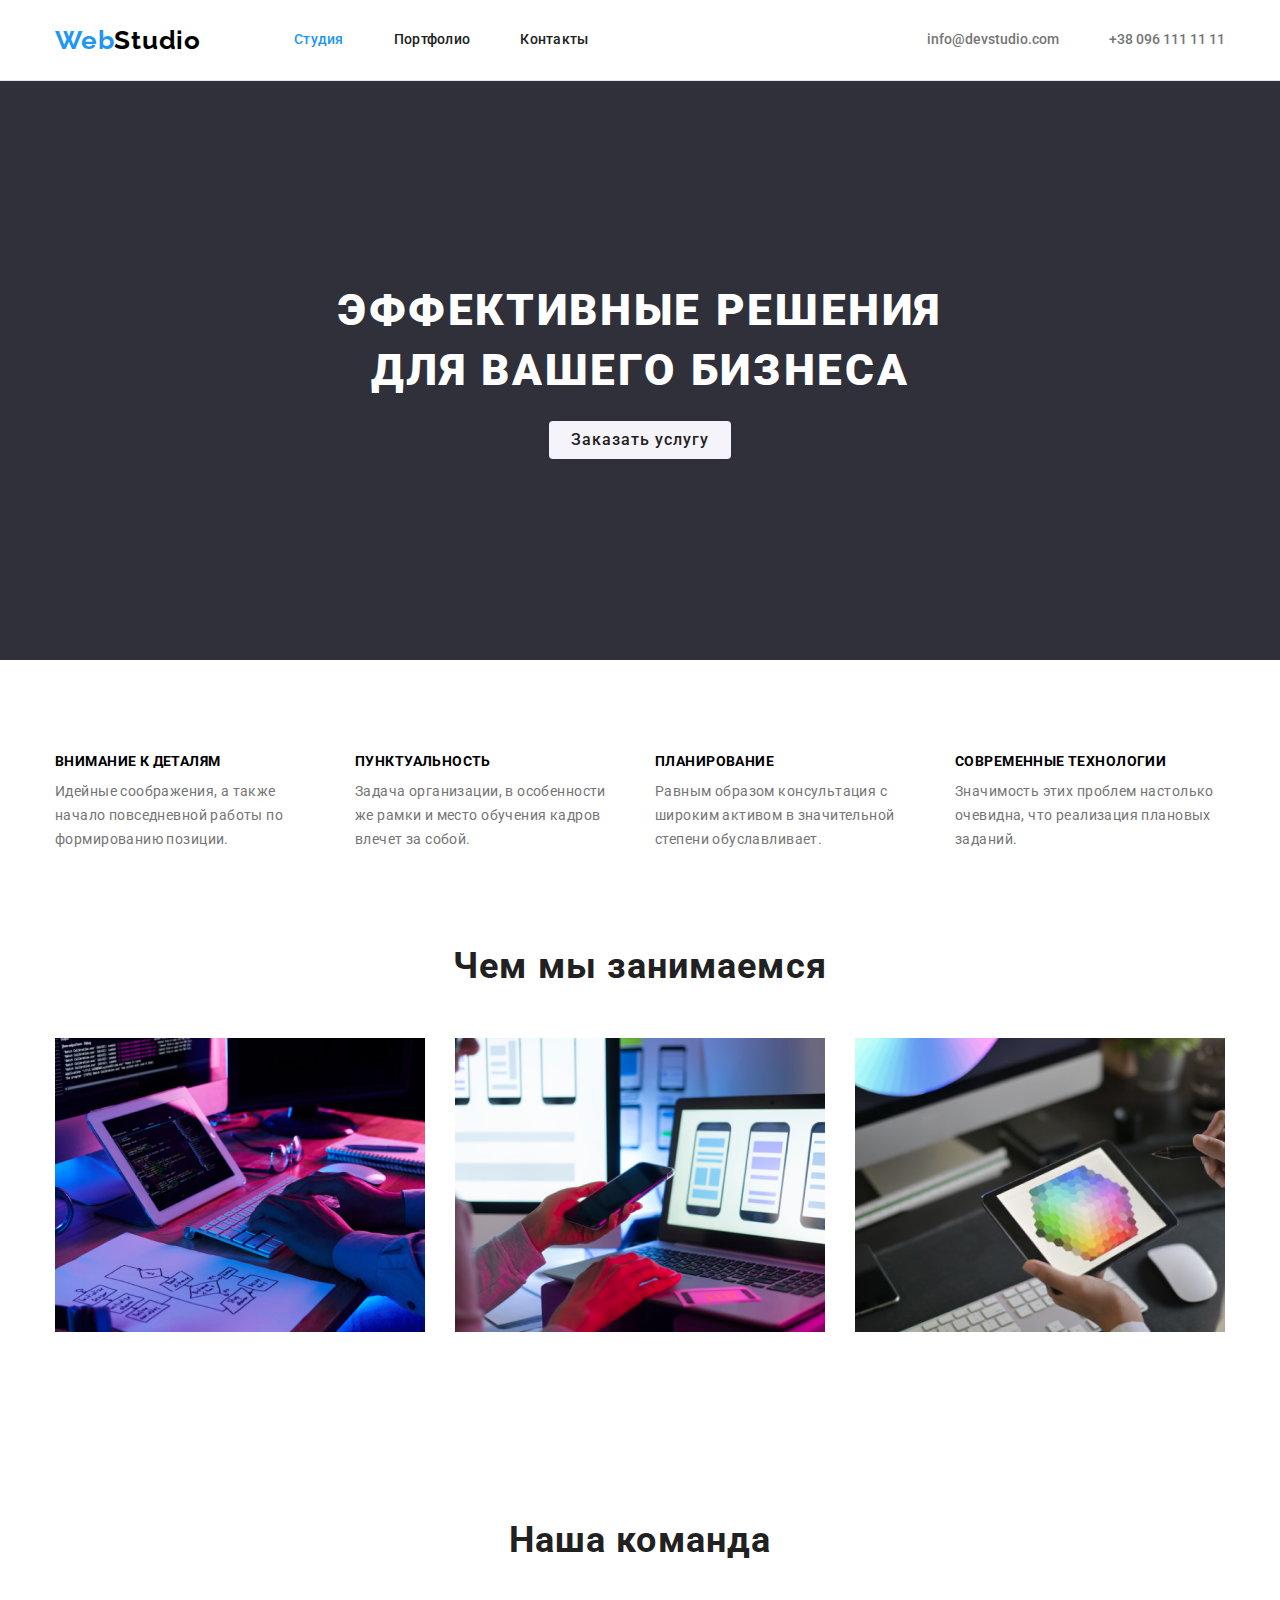
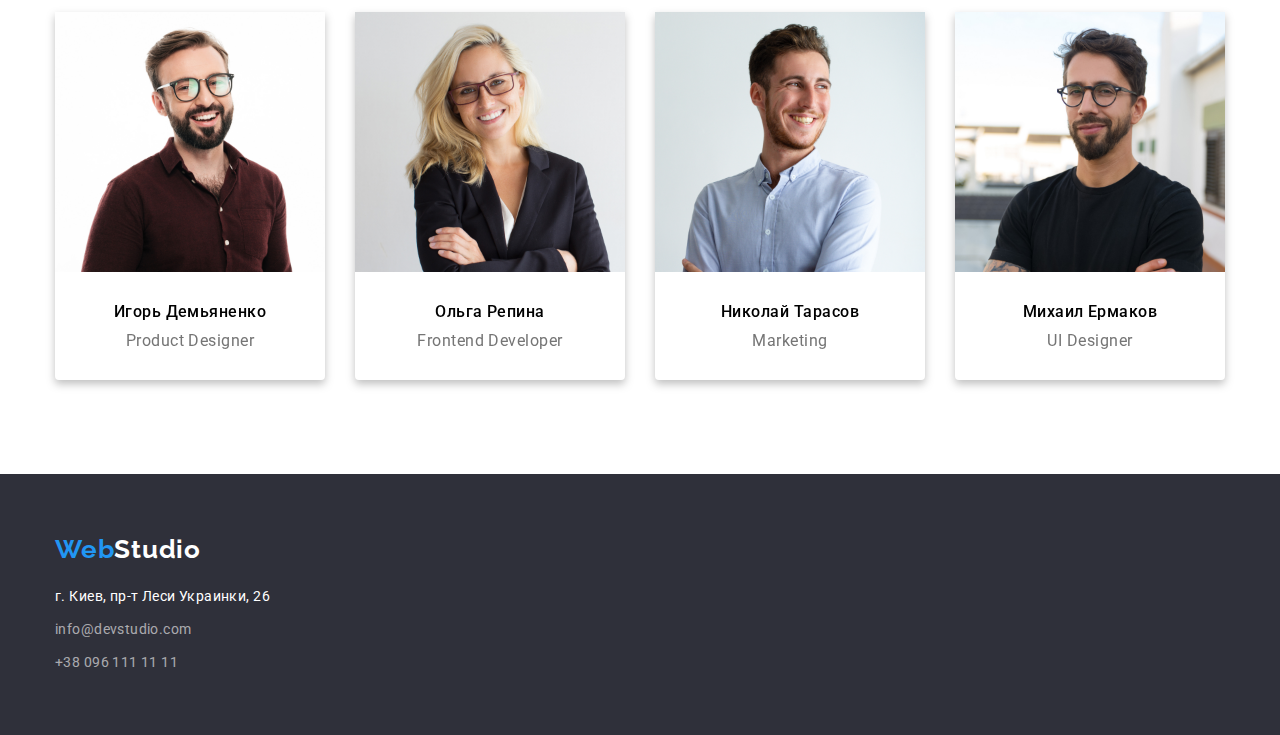
<file: index.html>
<!DOCTYPE html>
<html lang="ru">
<head>
    <meta charset="UTF-8">
    <meta name="viewport" content="width=device-width, initial-scale=1.0">
    <title>WebStudio</title>
    <link rel="stylesheet" href="https://cdnjs.cloudflare.com/ajax/libs/modern-normalize/1.0.0/modern-normalize.min.css">
    <link rel="preconnect" href="https://fonts.gstatic.com">
    <link href="https://fonts.googleapis.com/css2?family=Raleway:wght@700&family=Roboto:wght@400;500;700;900&display=swap"
        rel="stylesheet">
    <link rel="stylesheet" href="./css/styles.css">
</head>

<body>

    <header class="header">
        <div class="container">
            <a class="logo" href="index.html"><span class="web">Web</span><span class="studio">Studio</span></a>
            <nav>
                <ul class="nav-links">
                    <li class="item"><a class="nav-link current" href="index.html">Студия</a></li>
                    <li class="item"><a class="nav-link" href="portfolio.html">Портфолио</a></li>
                    <li class="item"><a class="nav-link" href="#">Контакты</a></li>
                </ul>
            </nav>
            <ul class="header-contacts">
                <li><a class="header-contact" href="mailto:info@devstudio.com">info@devstudio.com</a></li>
                <li><a class="header-contact" href="tel:+380961111111">+38 096 111 11 11</a></li>
            </ul>
        </div>
    </header>

    <main>  
        <!--герой-->
        <section class="hero">
            <div class="container">
                <h1 class="main-title">Эффективные решения для вашего бизнеса</h1>
                <span class="hero-button">
                    <button class="button" type="button">Заказать услугу</button>
                </span>
            </div>
        </section>

        <!--наши особенности-->
        <section class="our-peculiarities">
            <div class="container">
                <h2 class="visually-hidden">наши особенности</h2>
                <ul class="peculiarities">
                    <li class="p-item">
                        <h3>Внимание к деталям</h3>
                        <p>Идейные соображения, а также начало повседневной работы по формированию позиции.</p>
                    </li>
                    <li class="p-item">
                        <h3>Пунктуальность</h3>
                        <p>Задача организации, в особенности же рамки и место обучения кадров влечет за собой.</p>
                    </li>
                    <li class="p-item">
                        <h3>Планирование</h3>
                        <p>Равным образом консультация с широким активом в значительной степени обуславливает.</p>
                    </li>
                    <li class="p-item">
                        <h3>Современные технологии</h3>
                        <p>Значимость этих проблем настолько очевидна, что реализация плановых заданий.</p>
                    </li>
                </ul>
            </div>
        </section>

        <!--чем мы занимаемся-->
        <section class="b-features">
            <div class="container">
                <div class="our-business"><h2>Чем мы занимаемся</h2></div>
                <ul class="business-pict">
                    <li>
                        <img src="./images/box_1.png" alt="человек набирает текст на клавиатуре" width="370">
                    </li>
                    <li>
                        <img src="./images/box_2.png" alt="человек со смартфоном работает на ноутбуке" width="370">
                    </li>
                    <li>
                        <img src="./images/box_3.png" alt="человек работает на планшете" width="370">
                    </li>
                </ul>
            </div>
        </section>

        <!--карточки сотрудников-->
        <section class="stuff-cards">
            <div class="container">
                <div class="team"><h2>Наша команда</h2></div>
                <ul class="team-cards">
                    <li>
                        <img src="./images/img_team_1.jpg" alt="молодой мужчина дизайнер" width="270">
                        <h3>Игорь Демьяненко</h3>
                        <p>Product Designer</p>
                    </li> 
                    <li>
                        <img src="./images/img_team_2.jpg" alt="светловолосая девушка в очках" width="270">
                        <h3>Ольга Репина</h3>
                        <p>Frontend Developer</p>
                    </li>
                    <li>
                        <img src="./images/img_team_3.jpg" alt="молодой человек в светлой рубашке" width="270">
                        <h3>Николай Тарасов</h3>
                        <p>Marketing</p>
                    </li>
                    <li>
                        <img src="./images/img_team_4.jpg" alt="молодой мужчина в очках с бородой" width="270">
                        <h3>Михаил Ермаков</h3>
                        <p>UI Designer</p>
                    </li>
                </ul>
            </div>
        </section>
    </main>
    <footer>
        <div class="container">
            <a class="f-logo" href="index.html"><span class="web">Web</span><span class="f-studio">Studio</span></a>
            <ul class="f-contacts">
                <li>
                    <address class="address">г. Киев, пр-т Леси Украинки, 26</address>
                </li>
                <li><a class="footer-contacts" href="mailto:info@devstudio.com">info@devstudio.com</a></li>
                <li><a class="footer-contacts" href="tel:+380961111111">+38 096 111 11 11</a></li>
            </ul>
        </div>
    </footer>
</body>
</html>
</file>
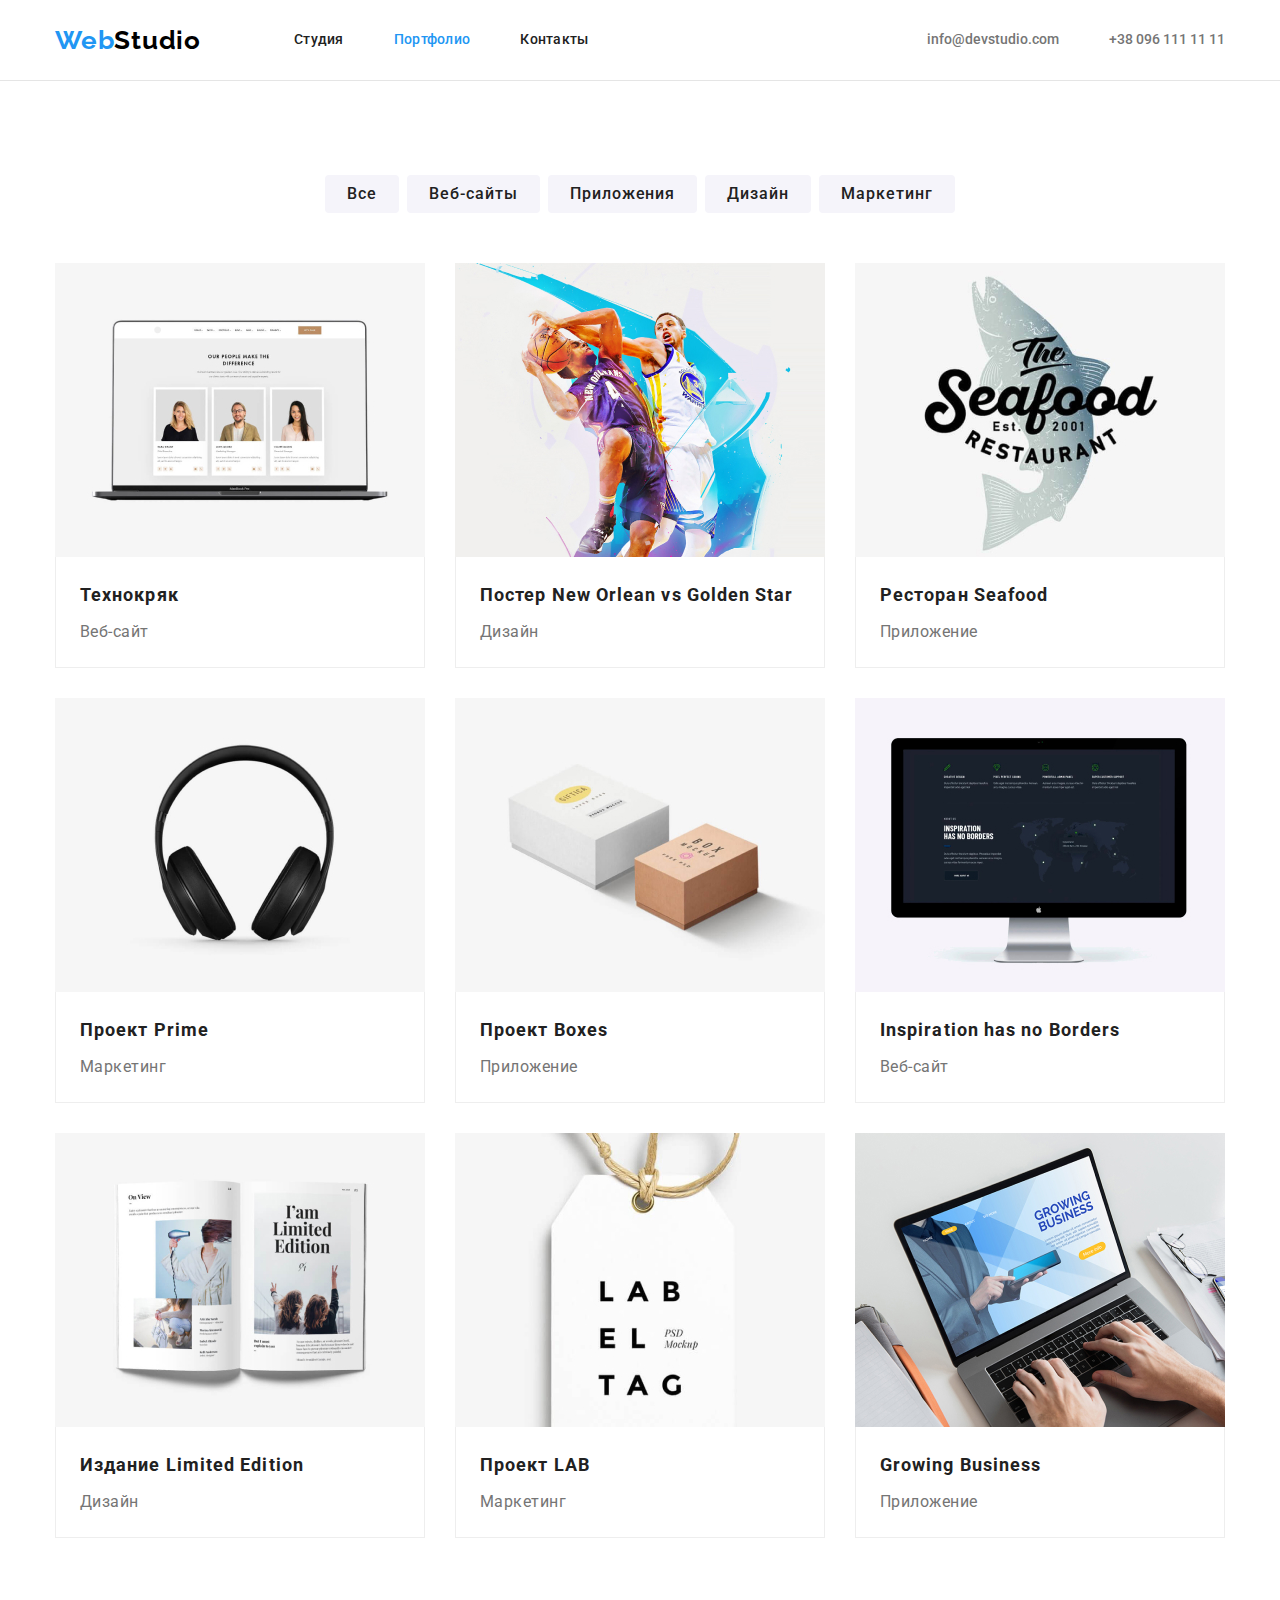
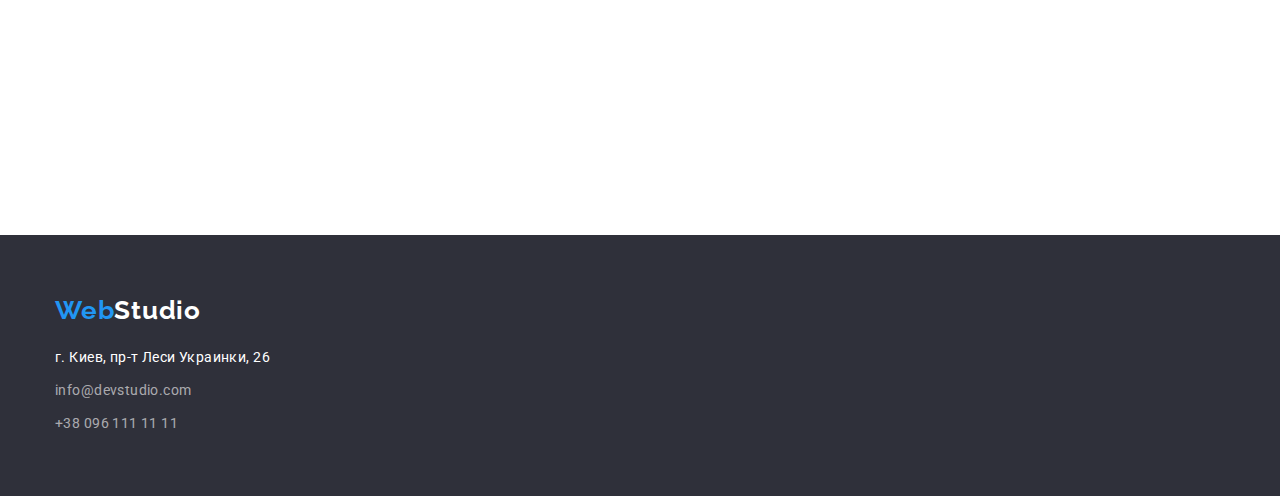
<file: portfolio.html>
<!DOCTYPE html>
<html lang="ru">
<head>
    <meta charset="UTF-8">
    <meta name="viewport" content="width=device-width, initial-scale=1.0">
    <title>Portfolio</title>
    <link rel="stylesheet" href="https://cdnjs.cloudflare.com/ajax/libs/modern-normalize/1.0.0/modern-normalize.min.css">
    <link rel="preconnect" href="https://fonts.gstatic.com">
    <link href="https://fonts.googleapis.com/css2?family=Raleway:wght@700&family=Roboto:wght@400;500;700;900&display=swap"
        rel="stylesheet">
    <link rel="stylesheet" href="./css/styles.css">
</head>
<body>
    <header class="header">
        <div class="container">
            <a class="logo" href="index.html"><span class="web">Web</span><span class="studio">Studio</span></a>
            <nav>
                <ul class="nav-links">
                    <li class="item"><a class="nav-link" href="index.html">Студия</a></li>
                    <li class="item"><a class="nav-link current" href="portfolio.html">Портфолио</a></li>
                    <li class="item"><a class="nav-link" href="#">Контакты</a></li>
                </ul>
            </nav>
            <ul class="header-contacts">
                <li><a class="header-contact" href="mailto:info@devstudio.com">info@devstudio.com</a></li>
                <li><a class="header-contact" href="tel:+380961111111">+38 096 111 11 11</a></li>
            </ul>
        </div>
    </header>
    <main>
        <section class="portfolio-cards">
            <div class="container">
                <h1 class="visually-hidden" >портфолио</h1>
                <!-- кнопки-фильтры-->
                <h2 class="visually-hidden">кнопки-фильтры</h2>
                <ul class="buttons">
                    <li>
                        <button class="button" type="button">Все</button>
                    </li>
                    <li>
                        <button class="button" type="button">Веб-сайты</button>
                    </li>
                    <li>
                        <button class="button" type="button">Приложения</button>
                    </li>
                    <li>
                        <button class="button" type="button">Дизайн</button>
                    </li>
                    <li>
                        <button class="button" type="button">Маркетинг</button>
                    </li>
                </ul>
                <h2 class="visually-hidden">карточки портфолио</h2>
                <ul class="pf-cards">
                    <li>
                        <a href="">
                            <img src="./images/pf-1.jpg" alt="открытый лэптоп" width="370">
                            <div class="pf-item">
                                <h3>Технокряк</h3>
                                <p>Веб-сайт</p>
                            </div>
                        </a>
                    </li>
                    <li>
                        <a href="">
                            <img src="./images/pf-2.jpg" alt="два баскетболиста" width="370">
                            <div class="pf-item">
                                <h3>Постер New Orlean vs Golden Star</h3>
                                <p>Дизайн</p>
                            </div>
                        </a>
                    </li>
                    <li>
                        <a href="">
                            <img src="./images/pf-3.jpg" alt="логотип в виде рыбы" width="370">
                            <div class="pf-item">
                                <h3>Ресторан Seafood</h3>
                                <p>Приложение</p>
                            </div>
                        </a>
                    </li>
                    <li>
                        <a href="">
                            <img src="./images/pf-4.jpg" alt="наушники" width="370">
                            <div class="pf-item">
                                <h3>Проект Prime</h3>
                                <p>Маркетинг</p>
                            </div>
                        </a>
                    </li>
                    <li>
                        <a href="">
                            <img src="./images/pf-5.jpg" alt="две коробки разного цвета" width="370">
                            <div class="pf-item">
                                <h3>Проект Boxes</h3>
                                <p>Приложение</p>
                            </div>
                        </a>
                    </li>
                    <li>
                        <a href="">
                            <img src="./images/pf-6.jpg" alt="монитор с веб страницей" width="370">
                            <div class="pf-item">
                                <h3 lang="en">Inspiration has no Borders</h3>
                                <p>Веб-сайт</p>
                            </div>
                        </a>
                    </li>
                    <li>
                        <a href="">
                            <img src="./images/pf-7.jpg" alt="книга на английском языке" width="370">
                            <div class="pf-item">
                                <h3>Издание Limited Edition</h3>
                                <p>Дизайн</p>
                            </div>
                        </a>
                    </li>
                    <li>
                        <a href="">
                            <img src="./images/pf-8.jpg" alt="ярлык со шнурком" width="370">
                            <div class="pf-item">
                                <h3>Проект LAB</h3>
                                <p>Маркетинг</p>
                            </div>
                        </a>
                    </li>
                    <li>
                        <a href="">
                            <img src="./images/pf-9.jpg" alt="человек набирает текст на лептопе" width="370">
                            <div class="pf-item">
                                <h3 lang="en">Growing Business</h3>
                                <p>Приложение</p>
                            </div>
                        </a>
                    </li>
                </ul>
            </div>
        </section>
    </main>

    <footer>
        <div class="container f-container">
            <a class="f-logo" href="index.html"><span class="web">Web</span><span class="f-studio">Studio</span></a>
            <ul class="f-contacts">
                <li>
                    <address class="address">г. Киев, пр-т Леси Украинки, 26</address>
                </li>
                <li><a class="footer-contacts" href="mailto:info@devstudio.com">info@devstudio.com</a></li>
                <li><a class="footer-contacts" href="tel:+380961111111">+38 096 111 11 11</a></li>
            </ul>
        </div>
    </footer>
</body>
</html>
</file>
<file: css/styles.css>
:root {
  --header-bg-color: #ffffff;
  --main-bg-color: #e5e5e5;
  --footer-bg-color: #2f303a;
  --accent-color: #2196f3;
  --text-color: #212121;
}
/* общие */
body,
body address {
  font-family: Roboto, sans-serif;
  font-style: normal;
}

a {
  text-decoration: none;
}

li {
  list-style: none;
}

.visually-hidden {
  position: absolute;
  clip: rect(0 0 0 0);
  width: 1px;
  height: 1px;
  margin: -1px;
}
.container {
  width: 1200px;
  margin-left: auto;
  margin-right: auto;
  padding-left: 15px;
  padding-right: 15px;
}
/* хедер */
header {
  background-color: var(--header-bg-color);
  border-bottom: 1px solid var(--main-bg-color);
}
header > .container {
  display: flex;
  align-items: center;
}
ul {
  margin-top: 0;
  margin-bottom: 0;
  padding-left: 0;
}

h1 {
  margin-top: 0;
  margin-bottom: 0;
}
img {
  display: block;
}
/*логотип вебстудия*/
.logo {
  margin-right: 93px;
}
.web,
.studio {
  font-family: Raleway;
  font-style: normal;
  font-weight: 700;
  font-size: 26px;
  line-height: 1.19;
  letter-spacing: 0.03em;
  color: #000000;
}
.web {
  color: var(--accent-color);
}
/*ссылки навигации*/
.nav-links {
  display: flex;
}
.nav-links > .item:not(:last-child) {
  margin-right: 50px;
}

.nav-link {
  display: block;
  padding: 32px 0;
  font-weight: 500;
  font-size: 14px;
  line-height: 1.14;
  letter-spacing: 0.02em;
  color: var(--text-color);
}
.nav-link:focus,
.nav-link:hover {
  color: var(--accent-color);
}
.nav-link.current {
  color: var(--accent-color);
}

/* имейл и  телефон */
.header-contacts {
  display: flex;
  margin-left: auto;
}
.header-contacts > li:not(:last-child) {
  margin-right: 50px;
}
.header-contact {
  display: block;
  font-weight: 500;
  font-size: 14px;
  line-height: 1.14;
  color: #757575;
}
.header-contact:focus,
.header-contact:hover {
  color: var(--accent-color);
}

/*стартовая страница*/
/*герой*/

.hero {
  padding-top: 200px;
  padding-bottom: 200px;
}

.hero,
.main-title {
  font-weight: 900;
  font-size: 44px;
  line-height: 1.36;
  text-align: center;
  letter-spacing: 0.06em;
  text-transform: uppercase;
  color: var(--header-bg-color);
  background-color: var(--footer-bg-color);
}
.main-title {
  padding-left: 237px;
  padding-right: 237px;
}

.button {
  display: inline-block;
  border-style: none;
  outline: none;

  padding: 6px 22px;
  border-radius: 4px;
  font-weight: 500;
  font-size: 16px;
  line-height: 1.63;
  align-items: center;
  text-align: center;
  letter-spacing: 0.06em;
  color: var(--text-color);
  background-color: #f5f4fa;
}

.button:focus,
.button:hover {
  color: var(--header-bg-color);
  background-color: var(--accent-color);
  cursor: pointer;
}

/*наши особенности главная страница*/
.our-peculiarities {
  padding-top: 94px;
  padding-bottom: 94px;
}
.peculiarities {
  display: flex;
  margin-left: auto;
}

.peculiarities > li:not(:last-child) {
  margin-right: 30px;
}
.p-item {
  width: 270px;
}

.p-item > p {
  margin-top: 10px;
  margin-bottom: 0;
}

.p-item > h3 {
  margin: 0;
}
.peculiarities h3 {
  font-weight: 700;
  font-size: 14px;
  line-height: 1.14;
  letter-spacing: 0.03em;
  text-transform: uppercase;
}
.peculiarities p {
  font-weight: 400;
  font-size: 14px;
  line-height: 1.71;
  letter-spacing: 0.03em;
  color: #757575;
}
/*чем занимаемся. главная страница*/
.b-features {
  padding-top: 0;
  padding-bottom: 94px;
}

.business-pict {
  display: flex;
  margin-left: auto;
  padding-top: 50px;
}

.business-pict > li:not(:last-child) {
  margin-right: 30px;
}
.our-business .team,
h2 {
  text-align: center;
  margin-bottom: 0;
  margin-top: 0;
  font-weight: 700;
  font-size: 36px;
  line-height: 1.16;
  letter-spacing: 0.03em;
  color: #212121;
}

/* наша команда */
.stuff-cards {
  padding-top: 94px;
  padding-bottom: 94px;
}
.team {
  padding-bottom: 50px;
}
.team-cards {
  display: flex;
}
.team-cards > li {
  background-color: var(--header-bg-color);
  border-radius: 0px 0px 4px 4px;
  filter: drop-shadow(0px 4px 4px rgba(0, 0, 0, 0.25));
}
.team-cards > li:not(:last-child) {
  margin-right: 30px;
}

.team-cards h3 {
  margin-top: 30px;
  margin-bottom: 0;
  text-align: center;
  font-weight: 500;
  font-size: 16px;
  line-height: 1.19;
  letter-spacing: 0.03em;
}
.team-cards p {
  margin-top: 10px;
  margin-bottom: 30px;
  text-align: center;
  font-weight: 400;
  font-size: 16px;
  line-height: 1.19;
  letter-spacing: 0.03em;
  color: #757575;
}

/* страница портфолио*/
main {
  background-color: var(--header-bg-color);
}

/* кнопки карточек */
.buttons {
  display: flex;
  justify-content: center;
  padding-bottom: 50px;
  font-family: inherit;
  font-weight: 500;
  font-size: 16px;
  line-height: 1.73;
  letter-spacing: 0.03em;
  color: var(--text-color);
  background-color: var(--header-bg-color);
  cursor: pointer;
}

.button:focus,
.button:hover {
  color: var(--header-bg-color);
  background-color: var(--accent-color);
}

.buttons > li:not(:last-child) {
  margin-right: 8px;
}

/* карточки портфолио*/
.portfolio-cards {
  padding-top: 94px;
  padding-bottom: 297px;
}
.pf-cards {
  display: flex;
  flex-wrap: wrap;
  margin-left: auto;

  /*width: calc((100%-60px) / 3); */
}
.pf-cards > li {
  margin-right: 30px;
  margin-bottom: 30px;
  width: 370px;
  background-color: var(--header-bg-color);
}

.pf-cards > li:nth-child(3n) {
  margin-right: 0;
}

.pf-cards > li:nth-last-child(-n + 3) {
  margin-bottom: 0;
}

.pf-cards h3 {
  margin-top: 0px;
  margin-right: 0;
  margin-bottom: 4px;
  font-weight: 700;
  font-size: 18px;
  line-height: 2;
  letter-spacing: 0.06em;
  color: var(--text-color);
}

.pf-cards p {
  margin-top: 0;
  margin-right: 0;
  margin-bottom: 0;
  font-weight: 400;
  font-size: 16px;
  line-height: 1.87;
  letter-spacing: 0.03em;
  color: #757575;
}

.pf-item {
  border-right: 1px solid #eeeeee;
  border-bottom: 1px solid #eeeeee;
  border-left: 1px solid #eeeeee;
  padding-left: 24px;
  padding-right: 24px;
  padding-top: 20px;
  padding-bottom: 20px;
}
/*футер*/
footer {
  padding-top: 60px;
  padding-bottom: 60px;
  background-color: var(--footer-bg-color);
}

.f-studio {
  font-family: Raleway;
  font-style: normal;
  font-weight: 700;
  font-size: 26px;
  line-height: 1.19;
  letter-spacing: 0.03em;
  color: var(--header-bg-color);
}
.f-contacts {
  margin-top: 20px;
}
.f-contacts > li:not(:first-child) {
  padding-top: 9px;
}
.address {
  font-weight: 400;
  font-size: 14px;
  line-height: 1.71;
  letter-spacing: 0.03em;
  color: var(--header-bg-color);
}
.footer-contacts {
  font-weight: 400;
  font-size: 14px;
  line-height: 1.71;
  letter-spacing: 0.03em;
  color: rgba(255, 255, 255, 0.6);
}
</file>
